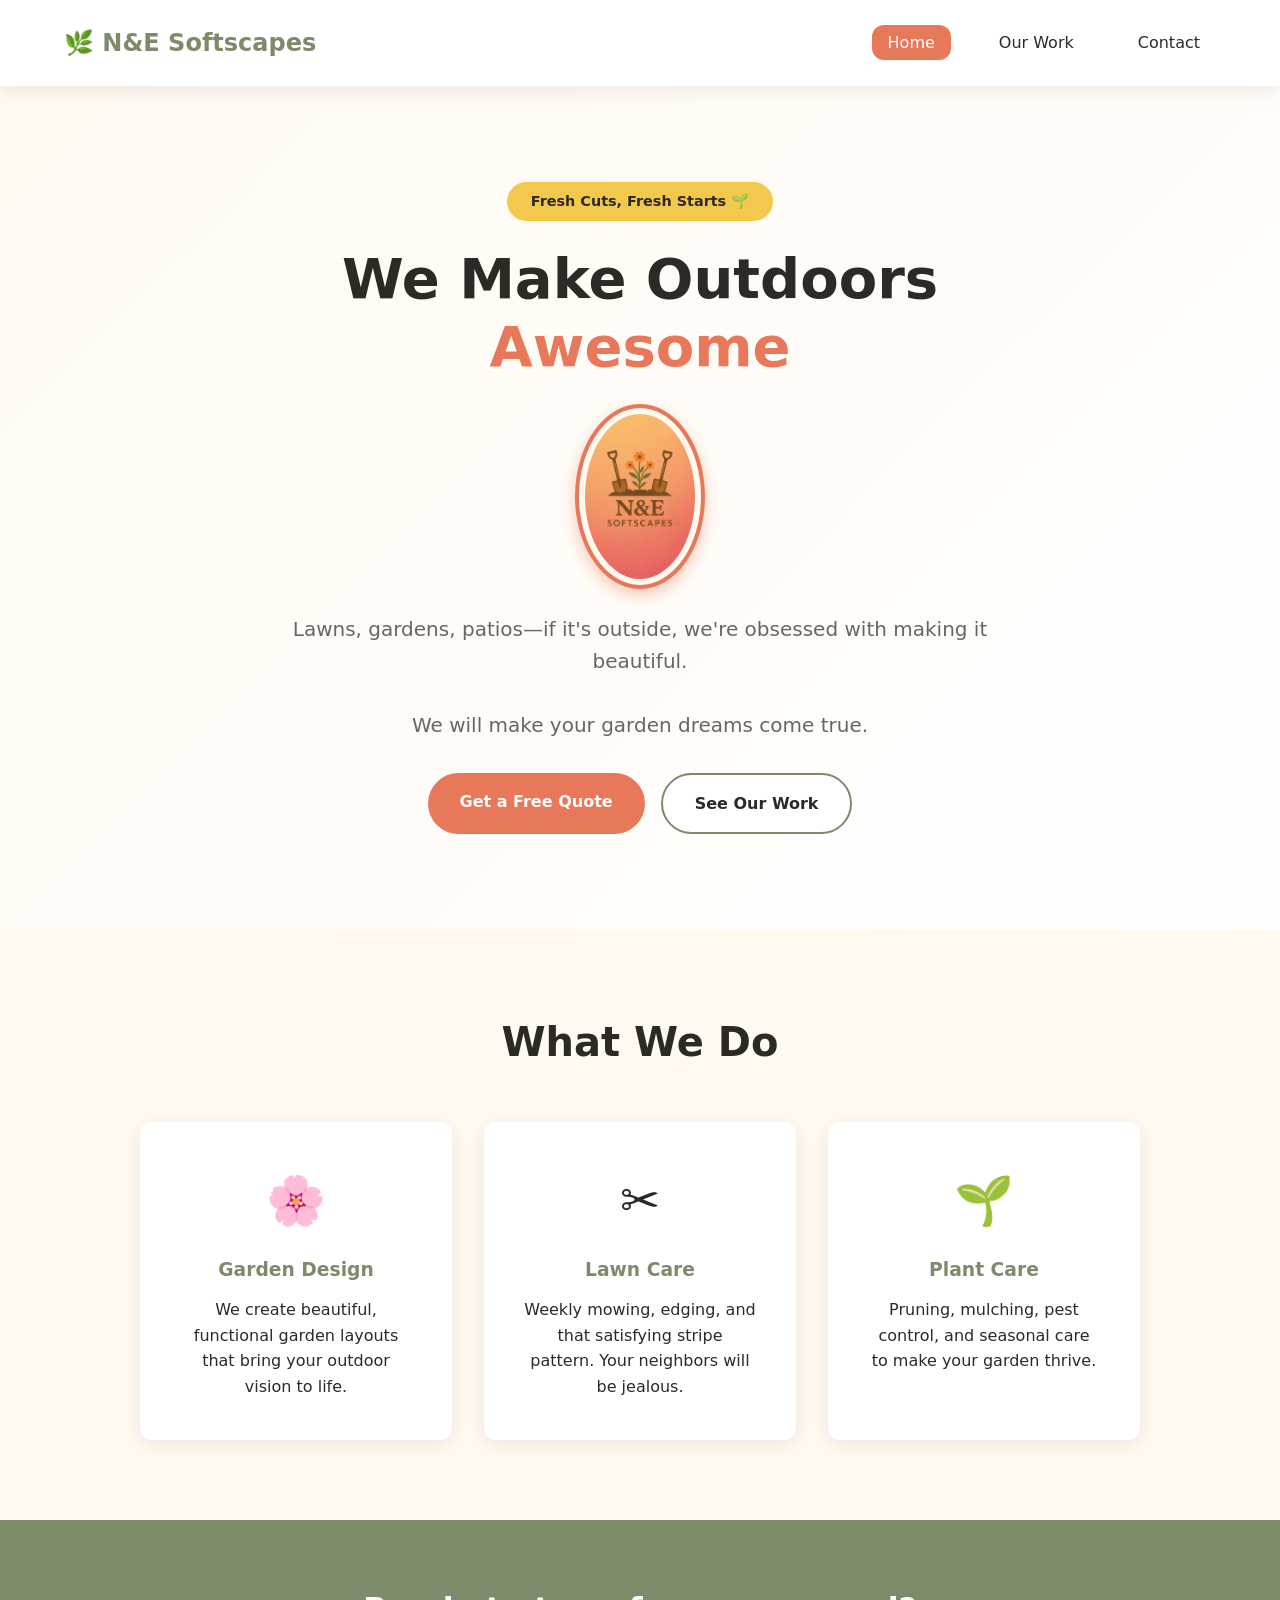
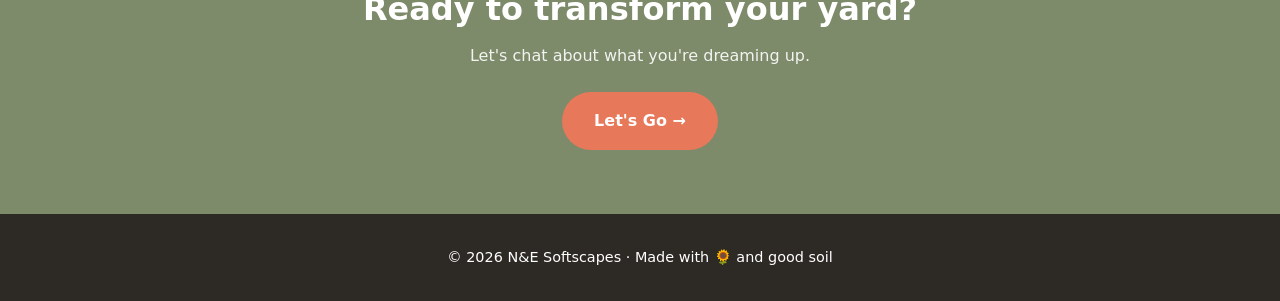
<file: index.html>
<!DOCTYPE html>
<html lang="en">
<head>
  <meta charset="UTF-8">
  <meta name="viewport" content="width=device-width, initial-scale=1.0">
  <title>N&E Softscapes</title>

  <link rel="icon" href="images/logo-icon.png" type="image/png">
  
  <link rel="stylesheet" href="styles.css">
</head>
<body>
  <nav class="navbar">
    <a href="index.html" class="nav-logo">🌿 N&E Softscapes</a>
    <ul class="nav-links">
      <li><a href="index.html" class="active">Home</a></li>
      <li><a href="portfolio.html">Our Work</a></li>
      <li><a href="contact.html">Contact</a></li>
    </ul>
  </nav>

  <header class="hero">
    <div class="hero-content">
      <span class="tagline-badge">Fresh Cuts, Fresh Starts 🌱</span>
      <h1>We Make Outdoors <span class="highlight">Awesome</span></h1>

      <img src="images/logo.jpg" alt="N&E Softscapes Logo" class="logo">
      
      <p>Lawns, gardens, patios—if it's outside, we're obsessed with making it beautiful.</p>
      <p>We will make your garden dreams come true.</p>
      <div class="hero-buttons">
        <a href="contact.html" class="btn btn-primary">Get a Free Quote</a>
        <a href="portfolio.html" class="btn btn-secondary">See Our Work</a>
      </div>
    </div>
  </header>

  <section class="services">
    <h2>What We Do</h2>
    <div class="services-grid">
      <div class="service-card">
        <span class="service-icon">🌸</span>
        <h3>Garden Design</h3>
        <p>We create beautiful, functional garden layouts that bring your outdoor vision to life.</p>
      </div>
      <div class="service-card">
        <span class="service-icon">✂️</span>
        <h3>Lawn Care</h3>
        <p>Weekly mowing, edging, and that satisfying stripe pattern. Your neighbors will be jealous.</p>
      </div>
      <div class="service-card">
  <span class="service-icon">🌱</span>
  <h3>Plant Care</h3>
  <p>Pruning, mulching, pest control, and seasonal care to make your garden thrive.</p>
</div>
    </div>
  </section>

  <section class="cta-banner">
    <h2>Ready to transform your yard?</h2>
    <p>Let's chat about what you're dreaming up.</p>
    <a href="contact.html" class="btn btn-primary">Let's Go →</a>
  </section>

  <footer class="footer">
    <p>© 2026 N&E Softscapes · Made with 🌻 and good soil</p>
  </footer>
</body>
</html>
</file>
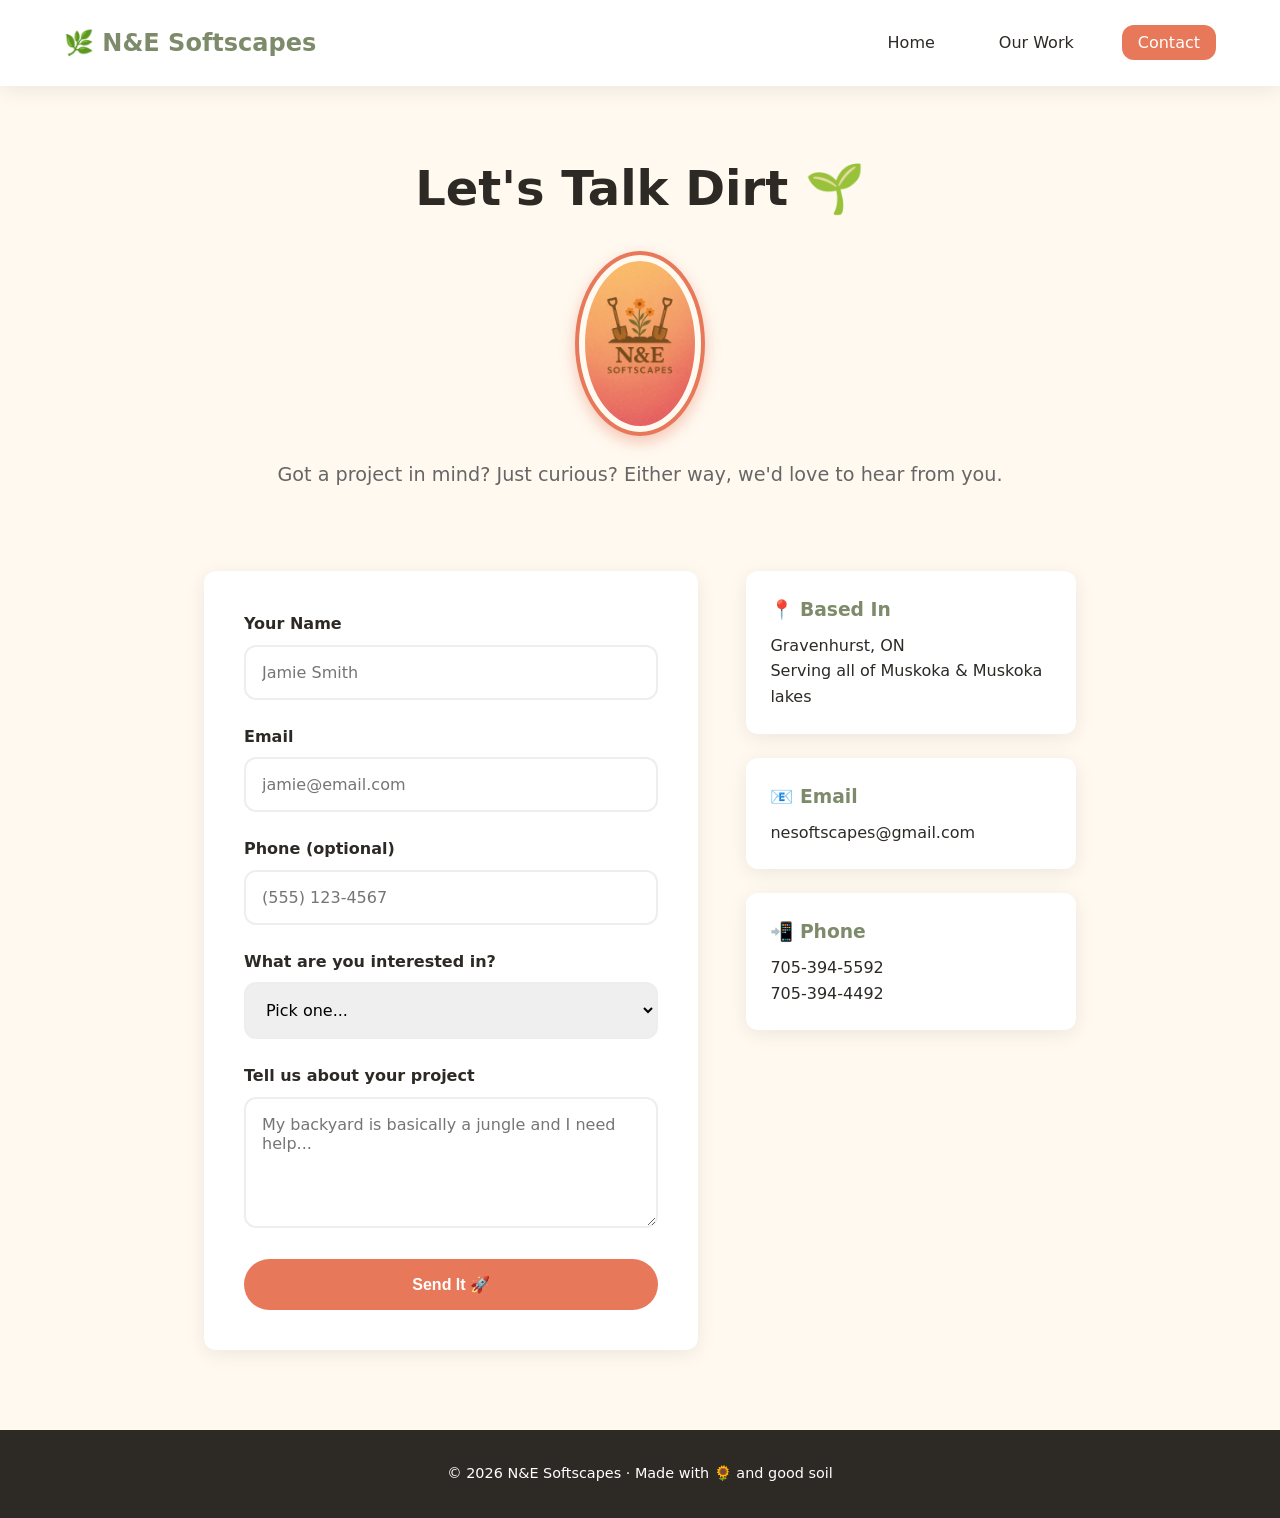
<file: contact.html>
<!DOCTYPE html>
<html lang="en">
<head>
  <meta charset="UTF-8">
  <meta name="viewport" content="width=device-width, initial-scale=1.0">
  <title>Contact · N&E Softscapes.</title>

  <link rel="icon" href="images/logo-icon.png" type="image/png">
  
  <link rel="stylesheet" href="styles.css">
</head>
<body>
  <nav class="navbar">
    <a href="index.html" class="nav-logo">🌿 N&E Softscapes</a>
    <ul class="nav-links">
      <li><a href="index.html">Home</a></li>
      <li><a href="portfolio.html">Our Work</a></li>
      <li><a href="contact.html" class="active">Contact</a></li>
    </ul>
  </nav>

  <header class="page-header">
    <h1>Let's Talk Dirt 🌱</h1>
    
<img src="images/logo.jpg" alt="N&E Softscapes Logo" class="logo">
    
    <p>Got a project in mind? Just curious? Either way, we'd love to hear from you.</p>
  </header>

  <section class="contact-section">
    <form class="contact-form" action="#" method="POST">
      <div class="form-group">
        <label for="name">Your Name</label>
        <input type="text" id="name" name="name" placeholder="Jamie Smith" required>
      </div>
      
      <div class="form-group">
        <label for="email">Email</label>
        <input type="email" id="email" name="email" placeholder="jamie@email.com" required>
      </div>
      
      <div class="form-group">
        <label for="phone">Phone (optional)</label>
        <input type="tel" id="phone" name="phone" placeholder="(555) 123-4567">
      </div>
      
      <div class="form-group">
        <label for="service">What are you interested in?</label>
        <select id="service" name="service">
          <option value="">Pick one...</option>
          <option value="lawn">Lawn Care</option>
          <option value="lawn">Leaf Cleanup</option>
          <option value="garden">Garden Design</option>
          <option value="full">Garden Repair</option>
          <option value="other">Something Else</option>
        </select>
      </div>
      
      <div class="form-group">
        <label for="message">Tell us about your project</label>
        <textarea id="message" name="message" rows="5" placeholder="My backyard is basically a jungle and I need help..."></textarea>
      </div>
      
      <button type="submit" class="btn btn-primary btn-full">Send It 🚀</button>
    </form>

    <div class="contact-info">
      <div class="info-card">
        <h3>📍 Based In</h3>
        <p>Gravenhurst, ON<br>Serving all of Muskoka & Muskoka lakes</p>
      </div>
      <div class="info-card">
        <h3>📧 Email</h3>
        <p>nesoftscapes@gmail.com</p>
      </div>
      <div class="info-card">
        <h3>📲 Phone</h3>
        <p>705-394-5592</p>
<p>705-394-4492</p>
      </div>
    </div>
  </section>

  <footer class="footer">
    <p>© 2026 N&E Softscapes · Made with 🌻 and good soil</p>
  </footer>
</body>
</html>
</file>
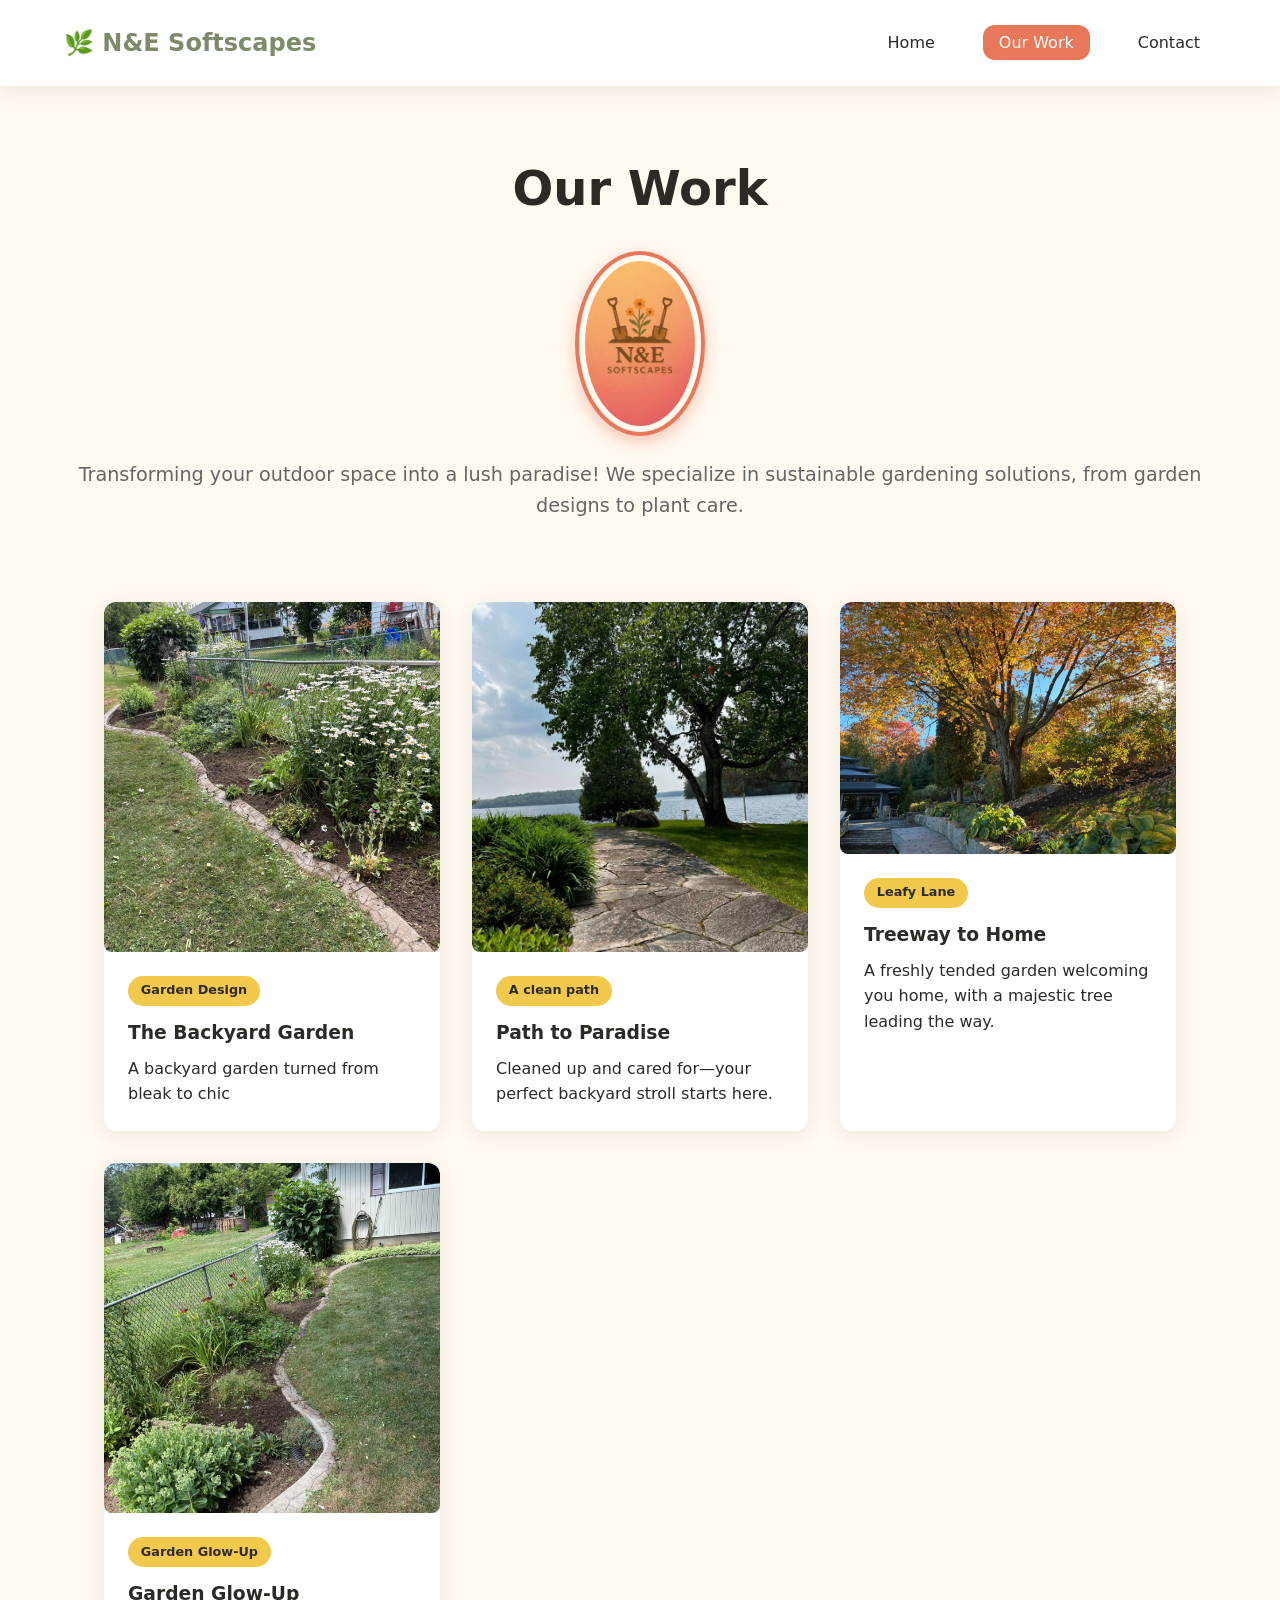
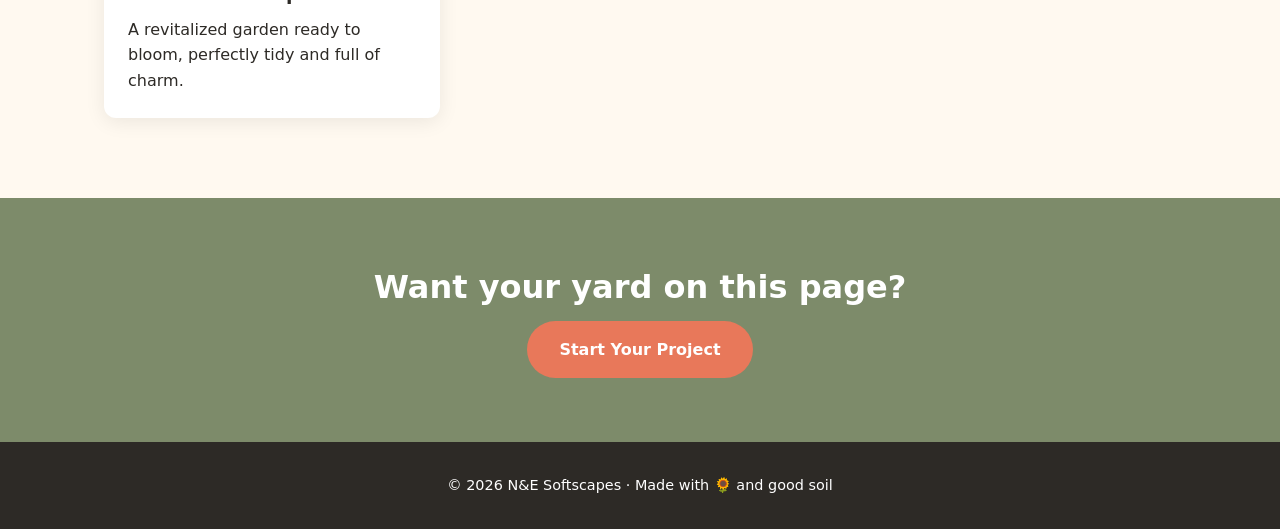
<file: portfolio.html>
<!DOCTYPE html>
<html lang="en">
<head>
  <meta charset="UTF-8">
  <meta name="viewport" content="width=device-width, initial-scale=1.0">
  <title>Our Work · N&E Softscapes.</title>

  <link rel="icon" href="images/logo-icon.png" type="image/png">
  
  <link rel="stylesheet" href="styles.css">
</head>
<body>
  <nav class="navbar">
    <a href="index.html" class="nav-logo">🌿 N&E Softscapes</a>
    <ul class="nav-links">
      <li><a href="index.html">Home</a></li>
      <li><a href="portfolio.html" class="active">Our Work</a></li>
      <li><a href="contact.html">Contact</a></li>
    </ul>
  </nav>

  <header class="page-header">
    <h1>Our Work</h1>
    
<img src="images/logo.jpg" alt="N&E Softscapes Logo" class="logo">
    
    <p>Transforming your outdoor space into a lush paradise! We specialize in sustainable gardening solutions, from garden designs to plant care.</p>
  </header>

  <section class="portfolio-grid">
    <div class="portfolio-item">
      <img src="images/1178.jpg" alt="Backyard landscaping project" class="portfolio-image">
      
      <div class="portfolio-info">
        <span class="project-tag">Garden Design</span>
        <h3>The Backyard Garden</h3>
        <p>A backyard garden turned from bleak to chic</p>
      </div>
    </div>

    <div class="portfolio-item">
  <img src="images/tree-path.jpg" alt="A clean path with a large tree" class="portfolio-image">

  <div class="portfolio-info">
    <span class="project-tag">A clean path</span>
    <h3>Path to Paradise</h3>
    <p>Cleaned up and cared for—your perfect backyard stroll starts here.</p>
  </div>
</div>

    <div class="portfolio-item">
  <img src="images/orange-tree.jpg" alt="A bright pathway with an orange tree" class="portfolio-image">

  <div class="portfolio-info">
    <span class="project-tag">Leafy Lane</span>
    <h3>Treeway to Home</h3>
    <p>A freshly tended garden welcoming you home, with a majestic tree leading the way.</p>
  </div>
</div>

    <div class="portfolio-item">
  <img src="images/1185.jpg" alt="A bright pathway with an orange tree" class="portfolio-image">

  <div class="portfolio-info">
    <span class="project-tag">Garden Glow-Up</span>
    <h3>Garden Glow-Up</h3>
    <p>A revitalized garden ready to bloom, perfectly tidy and full of charm.</p>
  </div>
</div>
  </section>

  <section class="cta-banner">
    <h2>Want your yard on this page?</h2>
    <a href="contact.html" class="btn btn-primary">Start Your Project</a>
  </section>

  <footer class="footer">
    <p>© 2026 N&E Softscapes · Made with 🌻 and good soil</p>
  </footer>
</body>
</html>
</file>
<file: styles.css>
/* ========== RESET & BASE ========== */
*, *::before, *::after {
  box-sizing: border-box;
  margin: 0;
  padding: 0;
}

:root {
  --primary: #E8785A;
  --secondary: #F2C94C;
  --tertiary: #7D8B6A;
  --light: #FFF9F0;
  --dark: #2D2A26;
  --radius: 12px;
  --shadow: 0 4px 20px rgba(0,0,0,0.08);
}

body {
  font-family: 'Segoe UI', system-ui, sans-serif;
  background: var(--light);
  color: var(--dark);
  line-height: 1.6;
}

a {
  text-decoration: none;
  color: inherit;
}

/* ========== NAVBAR ========== */
.navbar {
  display: flex;
  justify-content: space-between;
  align-items: center;
  padding: 1.5rem 5%;
  background: white;
  box-shadow: var(--shadow);
  position: sticky;
  top: 0;
  z-index: 100;
}

.nav-logo { 
  font-size: 1.5rem; 
  font-weight: 700; color: 
    var(--tertiary); 
}

.nav-links {
  display: flex;
  list-style: none;
  gap: 2rem;
}

.nav-links a {
  font-weight: 500;
  padding: 0.5rem 1rem;
  border-radius: var(--radius);
  transition: all 0.2s;
}

.nav-links a:hover,
.nav-links a.active {
  background: var(--primary);
  color: white;
}

/* ========== BUTTONS ========== */
.btn {
  display: inline-block;
  padding: 1rem 2rem;
  border-radius: 50px;
  font-weight: 600;
  transition: transform 0.2s, box-shadow 0.2s;
  cursor: pointer;
  border: none;
  font-size: 1rem;
}

.btn:hover {
  transform: translateY(-2px);
  box-shadow: 0 6px 20px rgba(0,0,0,0.15);
}

.btn-primary {
  background: var(--primary);
  color: white;
}

.btn-secondary {
  background: white;
  color: var(--dark);
  border: 2px solid var(--tertiary);
}

.btn-full {
  width: 100%;
}

/* ========== HERO ========== */
.hero {
  padding: 6rem 5%;
  text-align: center;
  background: linear-gradient(135deg, var(--light) 0%, #fff 100%);
}

.hero-content {
  max-width: 700px;
  margin: 0 auto;
}

.tagline-badge {
  display: inline-block;
  background: var(--secondary);
  color: var(--dark);
  padding: 0.5rem 1.5rem;
  border-radius: 50px;
  font-weight: 600;
  font-size: 0.9rem;
  margin-bottom: 1.5rem;
}

.hero h1 {
  font-size: 3.5rem;
  line-height: 1.2;
  margin-bottom: 1rem;
}

.highlight {
  color: var(--primary);
}

.hero p {
  font-size: 1.25rem;
  color: #666;
  margin-bottom: 2rem;
}

.hero-buttons {
  display: flex;
  gap: 1rem;
  justify-content: center;
  flex-wrap: wrap;
}

/* ========== HERO LOGO ========== */
.logo {
  width: 130px;                   /* perfect size for hero */
  display: block;                  /* centers using margin auto */
  margin: 1.5rem auto;             /* space above/below */
  
  /* border using primary color */
  border: 4px solid var(--primary);
  border-radius: 50%;              /* circular badge effect */
  padding: 6px;                    /* space between logo and border */

  /* subtle shadow for depth */
  box-shadow: 0 6px 15px rgba(231, 120, 90, 0.4); /* soft pink-orange glow */
  
  background-color: var(--light);  /* matches hero background */
}

/* ========== SERVICES ========== */
.services {
  padding: 5rem 5%;
  text-align: center;
}

.services h2 {
  font-size: 2.5rem;
  margin-bottom: 3rem;
}

.services-grid {
  display: grid;
  grid-template-columns: repeat(auto-fit, minmax(280px, 1fr));
  gap: 2rem;
  max-width: 1000px;
  margin: 0 auto;
}

.service-card {
  background: white;
  padding: 2.5rem;
  border-radius: var(--radius);
  box-shadow: var(--shadow);
  transition: transform 0.2s;
}

.service-card:hover {
  transform: translateY(-5px);
}

.service-icon {
  font-size: 3rem;
  display: block;
  margin-bottom: 1rem;
}

.service-card h3 {
  color: var(--tertiary);
  margin-bottom: 0.75rem;
}

/* ========== CTA BANNER ========== */
.cta-banner {
  background: var(--tertiary);
  color: white;
  text-align: center;
  padding: 4rem 5%;
}

.cta-banner h2 {
  font-size: 2rem;
  margin-bottom: 0.5rem;
}

.cta-banner p {
  margin-bottom: 1.5rem;
  opacity: 0.9;
}

/* ========== PAGE HEADERS ========== */
.page-header {
  text-align: center;
  padding: 4rem 5% 3rem;
}

.page-header h1 {
  font-size: 3rem;
  margin-bottom: 0.5rem;
}

.page-header p {
  font-size: 1.2rem;
  color: #666;
}

/* ========== PORTFOLIO ========== */
.portfolio-grid {
  display: grid;
  grid-template-columns: repeat(auto-fit, minmax(320px, 1fr));
  gap: 2rem;
  padding: 2rem 5% 5rem;
  max-width: 1200px;
  margin: 0 auto;
}

.portfolio-item {
  background: white;
  border-radius: var(--radius);
  overflow: hidden;
  box-shadow: var(--shadow);
  transition: transform 0.2s;
}

.portfolio-item:hover {
  transform: translateY(-5px);
  box-shadow: 0 12px 20px rgba(0,0,0,0.15);
}

.portfolio-image {
  width: 100%;
  max-height: 350px;
  object-fit: cover;
  display: flex;
  margin: 0 auto;
  border-radius: 8px;
}

.placeholder-text {
  color: white;
  font-weight: 600;
  opacity: 0.7;
}

.portfolio-info {
  padding: 1.5rem;
}

.project-tag {
  display: inline-block;
  background: var(--secondary);
  color: var(--dark);
  padding: 0.3rem 0.8rem;
  border-radius: 50px;
  font-size: 0.8rem;
  font-weight: 600;
  margin-bottom: 0.75rem;
}

.portfolio-info h3 {
  margin-bottom: 0.5rem;
}

/* ========== CONTACT ========== */
.contact-section {
  display: grid;
  grid-template-columns: 1.5fr 1fr;
  gap: 3rem;
  padding: 2rem 5% 5rem;
  max-width: 1000px;
  margin: 0 auto;
}

.contact-form {
  background: white;
  padding: 2.5rem;
  border-radius: var(--radius);
  box-shadow: var(--shadow);
}

.form-group {
  margin-bottom: 1.5rem;
}

.form-group label {
  display: block;
  font-weight: 600;
  margin-bottom: 0.5rem;
}

.form-group input,
.form-group select,
.form-group textarea {
  width: 100%;
  padding: 1rem;
  border: 2px solid #eee;
  border-radius: var(--radius);
  font-size: 1rem;
  font-family: inherit;
  transition: border-color 0.2s;
}

.form-group input:focus,
.form-group select:focus,
.form-group textarea:focus {
  outline: none;
  border-color: var(--primary);
}

.contact-info {
  display: flex;
  flex-direction: column;
  gap: 1.5rem;
}

.info-card {
  background: white;
  padding: 1.5rem;
  border-radius: var(--radius);
  box-shadow: var(--shadow);
}

.info-card h3 {
  margin-bottom: 0.5rem;
  color: var(--tertiary);
}

/* ========== FOOTER ========== */
.footer {
  text-align: center;
  padding: 2rem 5%;
  background: var(--dark);
  color: white;
  font-size: 0.9rem;
}

/* ========== RESPONSIVE ========== */
@media (max-width: 768px) {
  .hero h1 {
    font-size: 2.5rem;
  }
  
  .contact-section {
    grid-template-columns: 1fr;
  }
  
  .nav-links {
    gap: 1rem;
  }
}
</file>
